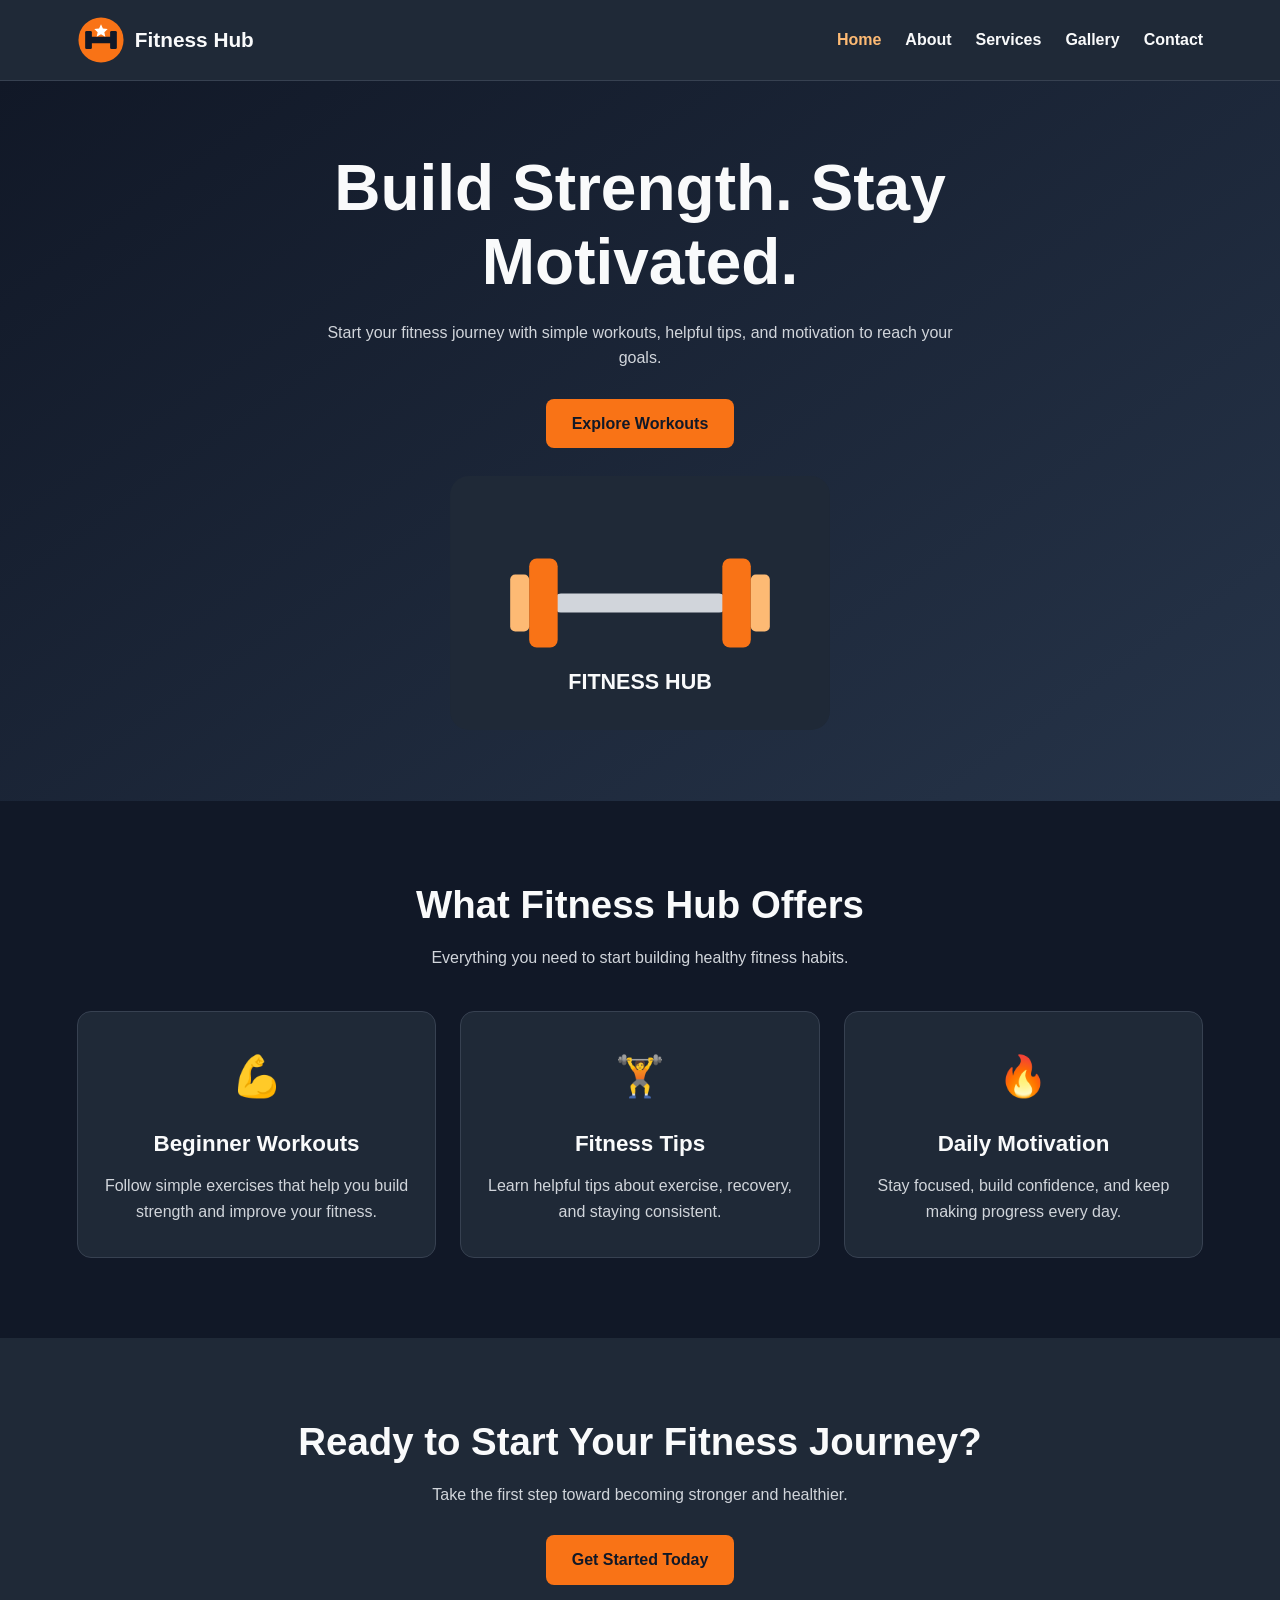
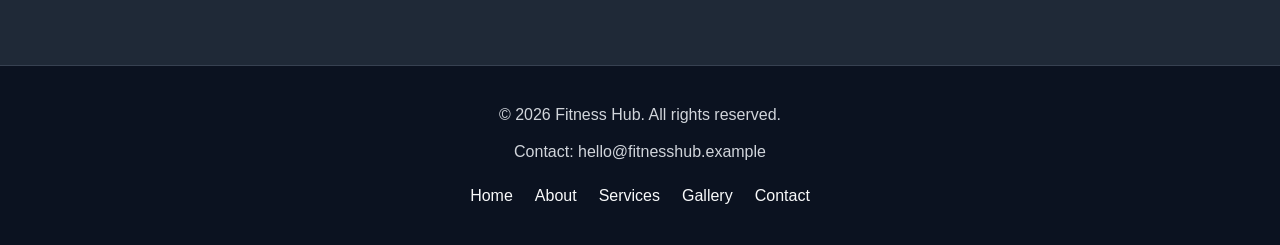
<file: index.html>
<!DOCTYPE html>
<html lang="en">
<head>
    <!-- This is the page setup.
         It tells the browser how to display the website and
         helps the page fit correctly on phones and computers. -->
    <meta charset="UTF-8">
    <meta name="viewport" content="width=device-width, initial-scale=1.0">
    <meta name="description" content="Fitness Hub helps beginners build strength, learn workouts, and stay motivated.">
    <title>Fitness Hub | Home</title>

    <!-- This connects the shared CSS file to the homepage.
         The CSS controls colors, spacing, layout, and responsive design. -->
    <link rel="stylesheet" href="css/style.css">
</head>

<body>

    <!-- This is the sticky website header.
         It displays the logo and links to all five pages.
         The same header will be used throughout the website. -->
    <header class="site-header">

        <!-- This is a temporary SVG logo.
             The circle represents fitness and the text shows the
             website name. A custom logo will replace it later. -->
        <a href="index.html" class="logo" aria-label="Fitness Hub Home">
           <img src="img/logo.svg"
     alt="Fitness Hub dumbbell logo"
     width="48"
     height="48">            <span>Fitness Hub</span>
        </a>

        <!-- This is the mobile menu button.
             On smaller screens, it allows visitors to open
             and close the navigation links. -->
        <button class="menu-toggle"
                type="button"
                aria-label="Open navigation menu"
                aria-expanded="false"
                aria-controls="main-navigation">
            &#9776;
        </button>

        <!-- This is the main navigation.
             It connects all five website pages so visitors
             can move around the site easily. -->
        <nav id="main-navigation" class="site-nav" aria-label="Main navigation">
            <a href="index.html" aria-current="page">Home</a>
            <a href="about.html">About</a>
            <a href="services.html">Services</a>
            <a href="gallery.html">Gallery</a>
            <a href="contact.html">Contact</a>
        </nav>

    </header>

    <!-- This is the main content of the homepage.
         It contains the introduction, fitness features,
         and buttons that guide visitors to other pages. -->
    <main>

        <!-- This is the hero section.
             It introduces Fitness Hub with a headline,
             short description, image, and action button.
             CSS will make this section at least 80vh tall. -->
        <section class="hero" aria-labelledby="hero-title">

            <div class="hero-content">
                <h1 id="hero-title">Build Strength. Stay Motivated.</h1>

                <p>
                    Start your fitness journey with simple workouts,
                    helpful tips, and motivation to reach your goals.
                </p>

                <!-- This button takes visitors to the Services page.
                     It helps beginners find workout options. -->
                <a href="services.html" class="btn btn-primary">
                    Explore Workouts
                </a>
            </div>

            <!-- This is the homepage fitness image.
                 The alt text describes the picture for visitors
                 who use screen readers. -->
            <img src="img/fitness-hero.svg"
                 alt="Illustration of fitness equipment including a dumbbell"
                 class="hero-image">

        </section>

        <!-- This is the features section.
             It shows three main benefits of Fitness Hub.
             CSS Grid or Flexbox will arrange the cards in
             a row on computers and stack them on phones. -->
        <section class="features" aria-labelledby="features-title">

            <div class="section-heading">
                <h2 id="features-title">What Fitness Hub Offers</h2>

                <p>
                    Everything you need to start building
                    healthy fitness habits.
                </p>
            </div>

            <div class="feature-grid">

                <!-- This card introduces beginner workouts.
                     It helps visitors understand that the
                     exercises are easy to follow. -->
                <article class="feature-card">
                    <div class="feature-icon" aria-hidden="true">💪</div>
                    <h3>Beginner Workouts</h3>
                    <p>
                        Follow simple exercises that help you
                        build strength and improve your fitness.
                    </p>
                </article>

                <!-- This card introduces fitness guidance.
                     It shows visitors how the website can
                     help them develop better habits. -->
                <article class="feature-card">
                    <div class="feature-icon" aria-hidden="true">🏋️</div>
                    <h3>Fitness Tips</h3>
                    <p>
                        Learn helpful tips about exercise,
                        recovery, and staying consistent.
                    </p>
                </article>

                <!-- This card introduces motivation.
                     It encourages visitors to keep working
                     toward their personal fitness goals. -->
                <article class="feature-card">
                    <div class="feature-icon" aria-hidden="true">🔥</div>
                    <h3>Daily Motivation</h3>
                    <p>
                        Stay focused, build confidence, and
                        keep making progress every day.
                    </p>
                </article>

            </div>
        </section>

        <!-- This is the second call-to-action section.
             It encourages visitors to contact Fitness Hub
             after learning about the website's features. -->
        <section class="cta-section" aria-labelledby="cta-title">

            <h2 id="cta-title">Ready to Start Your Fitness Journey?</h2>

            <p>
                Take the first step toward becoming
                stronger and healthier.
            </p>

            <a href="contact.html" class="btn btn-primary">
                Get Started Today
            </a>

        </section>

    </main>

    <!-- This is the shared website footer.
         It shows copyright information, contact details,
         and navigation links at the bottom of every page. -->
    <footer class="site-footer">

        <p>&copy; 2026 Fitness Hub. All rights reserved.</p>

        <p>
            Contact:
            <a href="mailto:hello@fitnesshub.example">
                hello@fitnesshub.example
            </a>
        </p>

        <!-- These footer links give visitors another way
             to navigate the five pages of the website. -->
        <nav class="footer-nav" aria-label="Footer navigation">
            <a href="index.html">Home</a>
            <a href="about.html">About</a>
            <a href="services.html">Services</a>
            <a href="gallery.html">Gallery</a>
            <a href="contact.html">Contact</a>
        </nav>

    </footer>

    <!-- This connects the shared JavaScript file.
         The script will control the mobile hamburger menu
         and can support other interactive features later. -->
    <script src="js/script.js"></script>

</body>
</html>
</file>
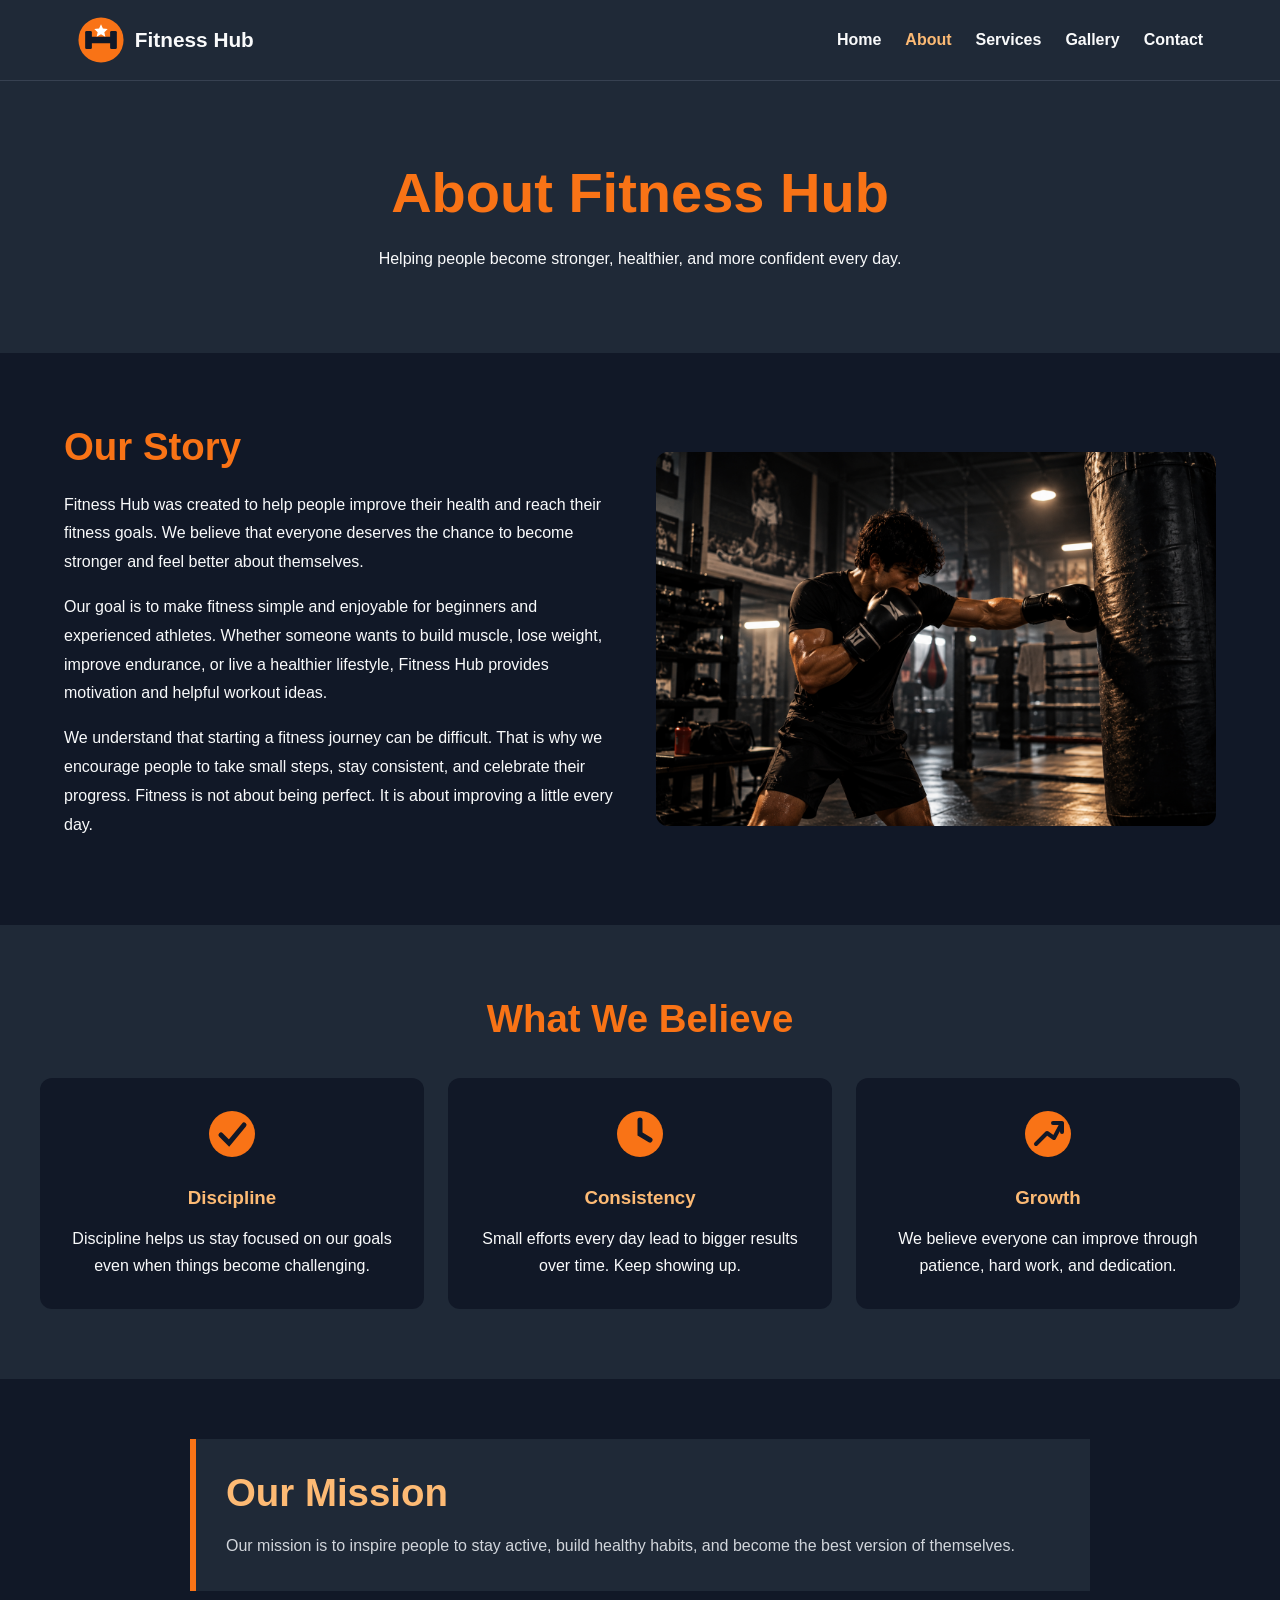
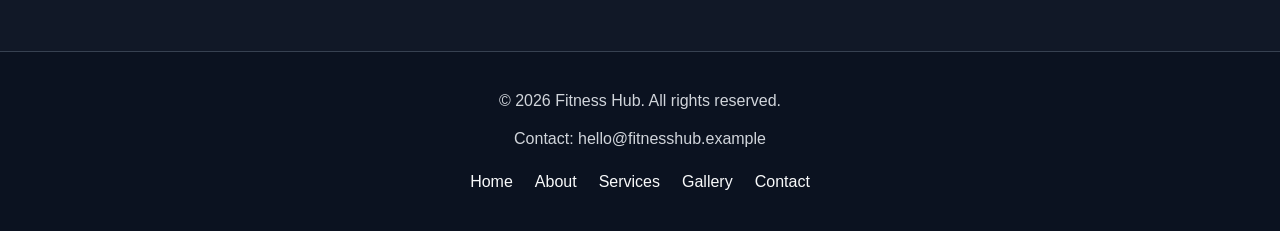
<file: about.html>
<!DOCTYPE html>
<html lang="en">
<head>
    <meta charset="UTF-8">
    <meta name="viewport" content="width=device-width, initial-scale=1.0">
    <title>About | Fitness Hub</title>
    <link rel="stylesheet" href="css/style.css">
</head>
<body>
    <header class="site-header">
        <a href="index.html" class="logo" aria-label="Fitness Hub Home">
            
<img src="img/logo.svg"
     alt="Fitness Hub dumbbell logo"
     width="48"
     height="48">
            <span>Fitness Hub</span>
        </a>

        <button class="menu-toggle" type="button"
                aria-label="Open navigation menu"
                aria-expanded="false"
                aria-controls="main-navigation">&#9776;</button>

        <nav id="main-navigation" class="site-nav" aria-label="Main navigation">
            <a href="index.html">Home</a>
            <a href="about.html" aria-current="page">About</a>
            <a href="services.html">Services</a>
            <a href="gallery.html">Gallery</a>
            <a href="contact.html">Contact</a>
        </nav>
    </header>

    <main>
        <section class="about-hero">
            <h1>About Fitness Hub</h1>
            <p>Helping people become stronger, healthier, and more confident every day.</p>
        </section>

        <section class="about-story" aria-labelledby="story-title">
            <div class="story-text">
                <h2 id="story-title">Our Story</h2>
                <p>Fitness Hub was created to help people improve their health and reach their fitness goals. We believe that everyone deserves the chance to become stronger and feel better about themselves.</p>
                <p>Our goal is to make fitness simple and enjoyable for beginners and experienced athletes. Whether someone wants to build muscle, lose weight, improve endurance, or live a healthier lifestyle, Fitness Hub provides motivation and helpful workout ideas.</p>
                <p>We understand that starting a fitness journey can be difficult. That is why we encourage people to take small steps, stay consistent, and celebrate their progress. Fitness is not about being perfect. It is about improving a little every day.</p>
            </div>

            <div class="story-image">
             <img src="img/fitness-story.jpg"
     alt="Boxer training with a punching bag in a gym"
     width="600" height="400">            </div>
        </section>

        <section class="about-values" aria-labelledby="values-title">
            <h2 id="values-title">What We Believe</h2>
            <div class="values-grid">
                <article class="value-card">
                    <svg width="52" height="52" viewBox="0 0 52 52" aria-hidden="true">
                        <circle cx="26" cy="26" r="23" fill="#f97316"/>
                        <path d="M15 27 L23 35 L38 17" fill="none" stroke="#111827" stroke-width="5" stroke-linecap="round"/>
                    </svg>
                    <h3>Discipline</h3>
                    <p>Discipline helps us stay focused on our goals even when things become challenging.</p>
                </article>

                <article class="value-card">
                    <svg width="52" height="52" viewBox="0 0 52 52" aria-hidden="true">
                        <circle cx="26" cy="26" r="23" fill="#f97316"/>
                        <path d="M26 12 V26 L36 32" fill="none" stroke="#111827" stroke-width="5" stroke-linecap="round"/>
                    </svg>
                    <h3>Consistency</h3>
                    <p>Small efforts every day lead to bigger results over time. Keep showing up.</p>
                </article>

                <article class="value-card">
                    <svg width="52" height="52" viewBox="0 0 52 52" aria-hidden="true">
                        <circle cx="26" cy="26" r="23" fill="#f97316"/>
                        <path d="M14 36 L25 25 L32 30 L40 15 M31 15 H40 V24" fill="none" stroke="#111827" stroke-width="4" stroke-linejoin="round" stroke-linecap="round"/>
                    </svg>
                    <h3>Growth</h3>
                    <p>We believe everyone can improve through patience, hard work, and dedication.</p>
                </article>
            </div>
        </section>

        <aside class="mission-callout">
            <h2>Our Mission</h2>
            <p>Our mission is to inspire people to stay active, build healthy habits, and become the best version of themselves.</p>
        </aside>
    </main>

    <footer class="site-footer">
        <p>&copy; 2026 Fitness Hub. All rights reserved.</p>
        <p>Contact:
            <a href="mailto:hello@fitnesshub.example">hello@fitnesshub.example</a>
        </p>
        <nav class="footer-nav" aria-label="Footer navigation">
            <a href="index.html">Home</a>
            <a href="about.html">About</a>
            <a href="services.html">Services</a>
            <a href="gallery.html">Gallery</a>
            <a href="contact.html">Contact</a>
        </nav>
    </footer>

    <script src="js/script.js"></script>
</body>
</html>
</file>
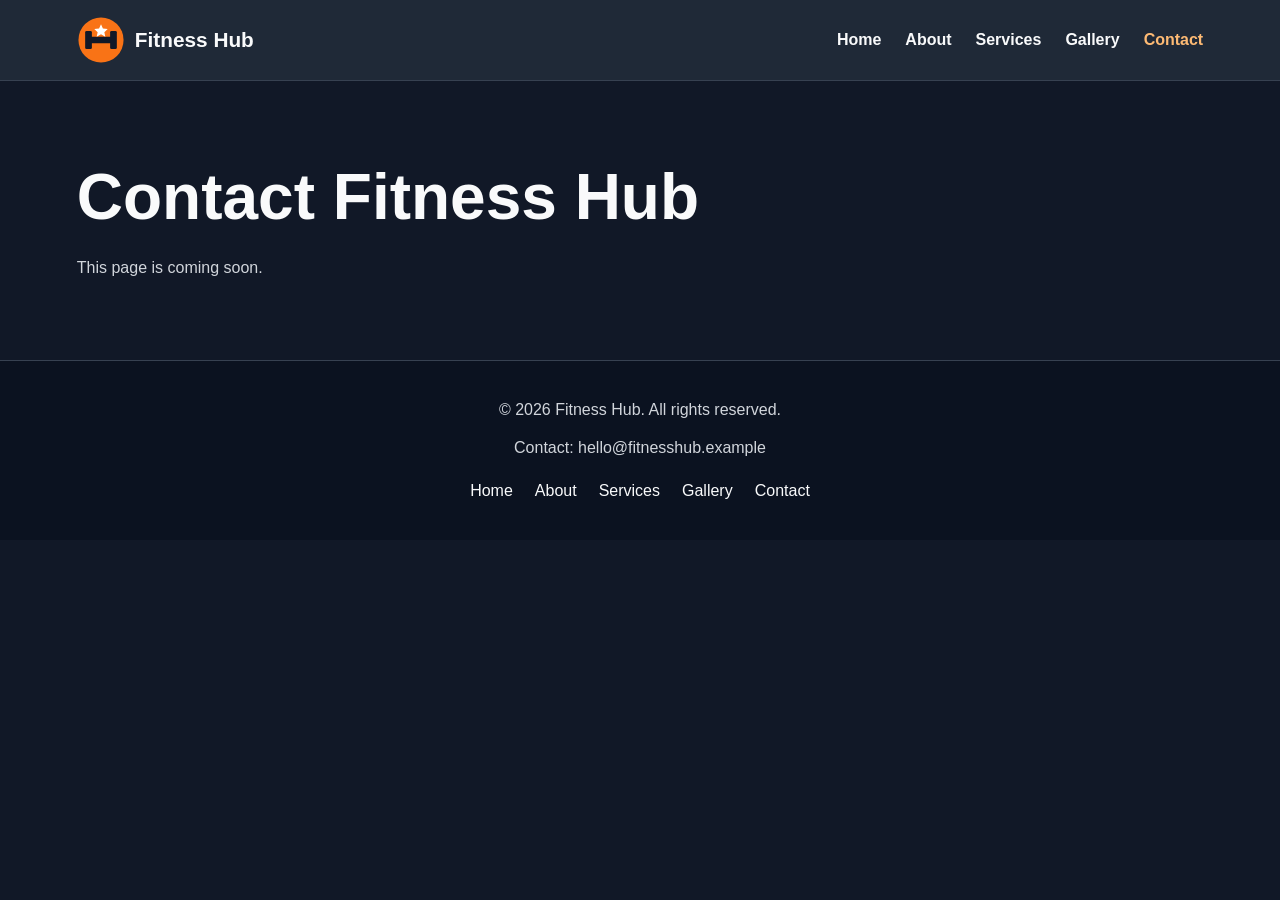
<file: contact.html>
<!DOCTYPE html>
<html lang="en">
<head>
    <!-- This sets up the Contact page.
         The viewport makes the layout responsive.
         The stylesheet applies the shared Fitness Hub design. -->
    <meta charset="UTF-8">
    <meta name="viewport" content="width=device-width, initial-scale=1.0">
    <title>Contact | Fitness Hub</title>
    <link rel="stylesheet" href="css/style.css">
</head>
<body>

    <!-- This is the shared sticky header.
         It displays the logo and navigation links.
         Flexbox keeps the layout organized on desktop. -->
    <header class="site-header">
        <a href="index.html" class="logo" aria-label="Fitness Hub Home">
            <img src="img/logo.svg"
     alt="Fitness Hub dumbbell logo"
     width="48"
     height="48">            <span>Fitness Hub</span>
        </a>

        <!-- This is the hamburger button for mobile screens.
             JavaScript opens and closes the navigation.
             This makes the links accessible on smaller devices. -->
        <button class="menu-toggle" type="button"
                aria-label="Open navigation menu"
                aria-expanded="false"
                aria-controls="main-navigation">
            &#9776;
        </button>

        <!-- This navigation links all five pages.
             Contact is marked as the current page.
             The links match the rest of the website. -->
        <nav id="main-navigation" class="site-nav"
             aria-label="Main navigation">
            <a href="index.html">Home</a>
            <a href="about.html">About</a>
            <a href="services.html">Services</a>
            <a href="gallery.html">Gallery</a>
            <a href="contact.html" aria-current="page">Contact</a>
        </nav>
    </header>

    <!-- This is the Contact page placeholder.
         It tells visitors where the contact form will go.
         The complete form will be added in a later assignment. -->
    <main class="features">
        <h1>Contact Fitness Hub</h1>
        <p>This page is coming soon.</p>
    </main>

    <!-- This is the shared footer.
         It provides contact details and navigation links.
         The same footer appears throughout the website. -->
    <footer class="site-footer">
        <p>&copy; 2026 Fitness Hub. All rights reserved.</p>
        <p>
            Contact:
            <a href="mailto:hello@fitnesshub.example">
                hello@fitnesshub.example
            </a>
        </p>
        <nav class="footer-nav" aria-label="Footer navigation">
            <a href="index.html">Home</a>
            <a href="about.html">About</a>
            <a href="services.html">Services</a>
            <a href="gallery.html">Gallery</a>
            <a href="contact.html">Contact</a>
        </nav>
    </footer>

    <!-- This loads the shared JavaScript.
         It allows the hamburger menu to work on phones. -->
    <script src="js/script.js"></script>
</body>
</html>
</file>
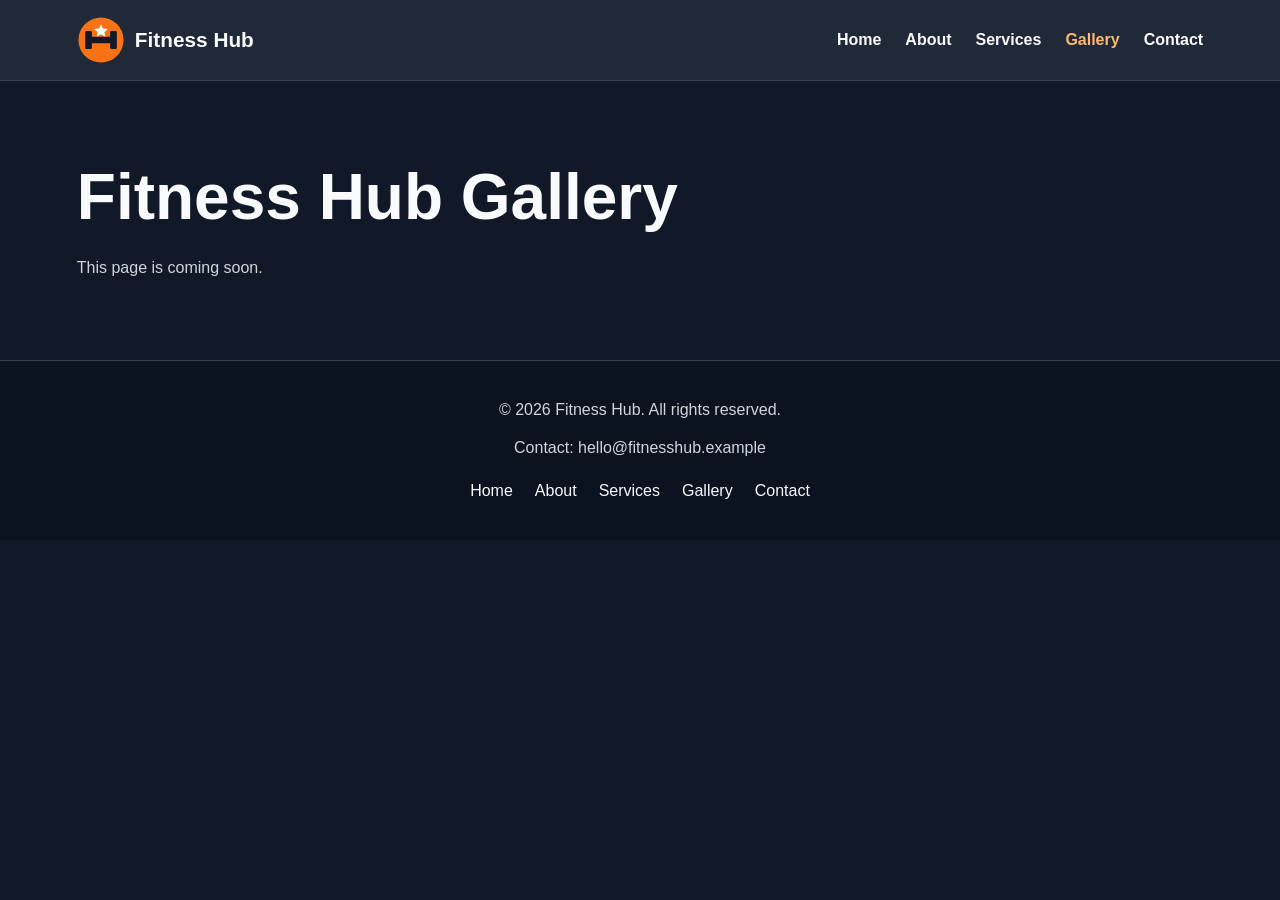
<file: gallery.html>
<!DOCTYPE html>
<html lang="en">
<head>
    <!-- This sets up the Gallery page.
         The viewport supports different screen sizes.
         The shared stylesheet keeps the design consistent. -->
    <meta charset="UTF-8">
    <meta name="viewport" content="width=device-width, initial-scale=1.0">
    <title>Gallery | Fitness Hub</title>
    <link rel="stylesheet" href="css/style.css">
</head>
<body>

    <!-- This is the shared sticky header.
         It contains the logo and five navigation links.
         Flexbox places the logo left and navigation right. -->
    <header class="site-header">
        <a href="index.html" class="logo" aria-label="Fitness Hub Home">
            <img src="img/logo.svg"
     alt="Fitness Hub dumbbell logo"
     width="48"
     height="48">            <span>Fitness Hub</span>
        </a>

        <!-- This is the mobile hamburger button.
             It opens and closes navigation on small screens.
             JavaScript controls its expanded state. -->
        <button class="menu-toggle" type="button"
                aria-label="Open navigation menu"
                aria-expanded="false"
                aria-controls="main-navigation">
            &#9776;
        </button>

        <!-- This navigation connects the five pages.
             Gallery is marked as the active page.
             All links use the same filenames as the project. -->
        <nav id="main-navigation" class="site-nav"
             aria-label="Main navigation">
            <a href="index.html">Home</a>
            <a href="about.html">About</a>
            <a href="services.html">Services</a>
            <a href="gallery.html" aria-current="page">Gallery</a>
            <a href="contact.html">Contact</a>
        </nav>
    </header>

    <!-- This is the Gallery page placeholder.
         It shows where fitness photos and media will go.
         The full gallery will be completed later. -->
    <main class="features">
        <h1>Fitness Hub Gallery</h1>
        <p>This page is coming soon.</p>
    </main>

    <!-- This is the shared website footer.
         It gives visitors copyright and contact information.
         The same navigation links appear on every page. -->
    <footer class="site-footer">
        <p>&copy; 2026 Fitness Hub. All rights reserved.</p>
        <p>
            Contact:
            <a href="mailto:hello@fitnesshub.example">
                hello@fitnesshub.example
            </a>
        </p>
        <nav class="footer-nav" aria-label="Footer navigation">
            <a href="index.html">Home</a>
            <a href="about.html">About</a>
            <a href="services.html">Services</a>
            <a href="gallery.html">Gallery</a>
            <a href="contact.html">Contact</a>
        </nav>
    </footer>

    <!-- This connects the shared JavaScript.
         It controls the mobile hamburger navigation. -->
    <script src="js/script.js"></script>
</body>
</html>
</file>
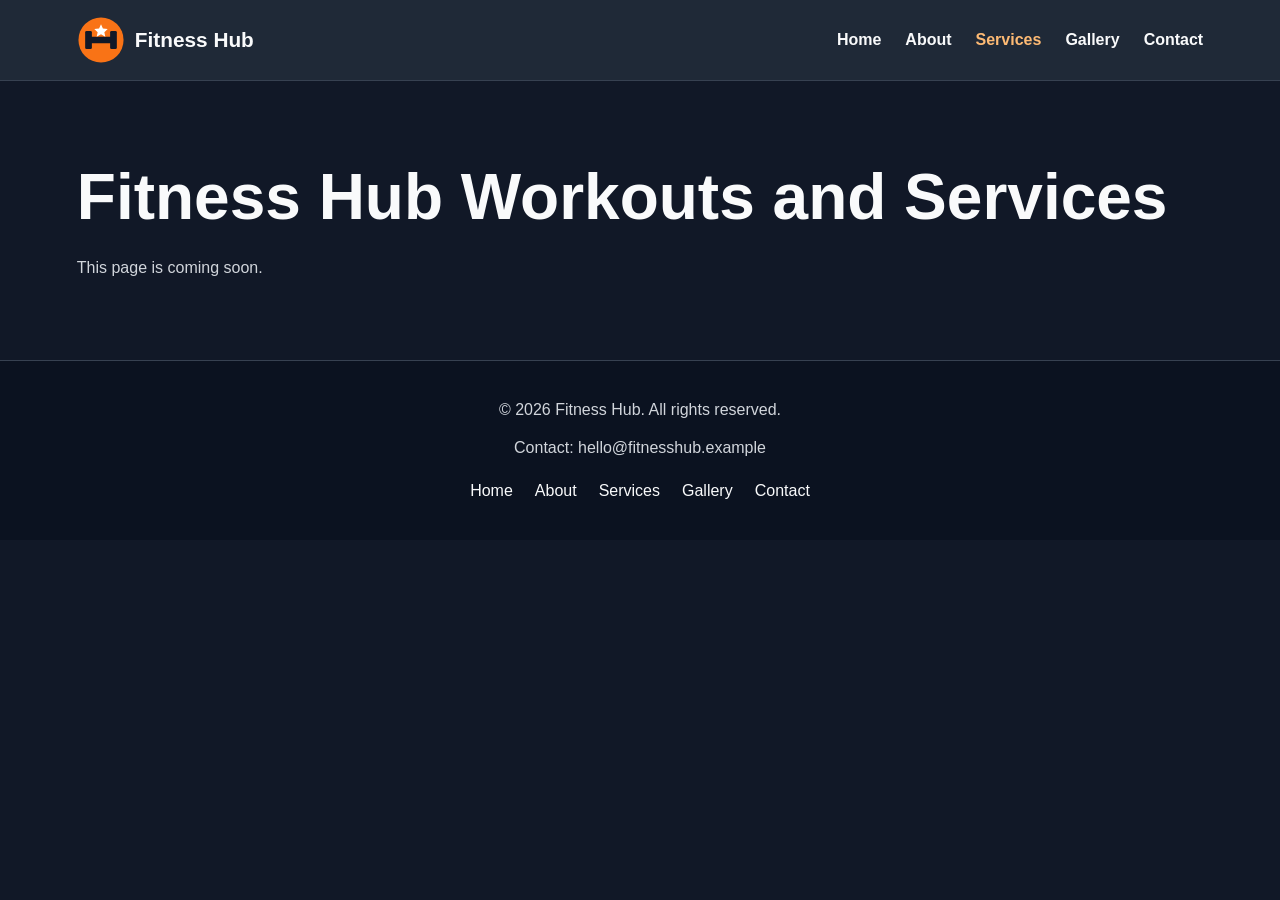
<file: services.html>
<!DOCTYPE html>
<html lang="en">
<head>
    <!-- This sets up the Services page.
         The viewport helps the page fit phones and computers.
         The stylesheet gives it the same design as Home. -->
    <meta charset="UTF-8">
    <meta name="viewport" content="width=device-width, initial-scale=1.0">
    <title>Services | Fitness Hub</title>
    <link rel="stylesheet" href="css/style.css">
</head>
<body>

    <!-- This is the shared sticky header.
         It shows the Fitness Hub logo and navigation.
         Flexbox keeps the logo left and links right. -->
    <header class="site-header">
        <a href="index.html" class="logo" aria-label="Fitness Hub Home">
            
<img src="img/logo.svg"
     alt="Fitness Hub dumbbell logo"
     width="48"
     height="48">
            <span>Fitness Hub</span>
        </a>

        <!-- This button opens the navigation on phones.
             JavaScript changes its expanded state.
             This makes all five links available on mobile. -->
        <button class="menu-toggle" type="button"
                aria-label="Open navigation menu"
                aria-expanded="false"
                aria-controls="main-navigation">
            &#9776;
        </button>

        <!-- These links connect all five pages.
             The Services link is marked as the current page.
             Visitors can move between pages without errors. -->
        <nav id="main-navigation" class="site-nav"
             aria-label="Main navigation">
            <a href="index.html">Home</a>
            <a href="about.html">About</a>
            <a href="services.html" aria-current="page">Services</a>
            <a href="gallery.html">Gallery</a>
            <a href="contact.html">Contact</a>
        </nav>
    </header>

    <!-- This is the Services page placeholder.
         It tells visitors where workout information will go.
         Full workout content will be added in a later assignment. -->
    <main class="features">
        <h1>Fitness Hub Workouts and Services</h1>
        <p>This page is coming soon.</p>
    </main>

    <!-- This is the shared footer.
         It displays copyright, contact information, and links.
         The same footer is used on every page. -->
    <footer class="site-footer">
        <p>&copy; 2026 Fitness Hub. All rights reserved.</p>
        <p>
            Contact:
            <a href="mailto:hello@fitnesshub.example">
                hello@fitnesshub.example
            </a>
        </p>
        <nav class="footer-nav" aria-label="Footer navigation">
            <a href="index.html">Home</a>
            <a href="about.html">About</a>
            <a href="services.html">Services</a>
            <a href="gallery.html">Gallery</a>
            <a href="contact.html">Contact</a>
        </nav>
    </footer>

    <!-- This loads the shared JavaScript file.
         It makes the mobile navigation button work. -->
    <script src="js/script.js"></script>
</body>
</html>
</file>
<file: css/style.css>
/* These are the website's main colors and fonts.
   CSS variables keep the design consistent across all five pages.
   Changing one variable updates every place that uses it. */
:root {
    --background: #111827;
    --surface: #1f2937;
    --primary: #f97316;
    --accent: #fdba74;
    --text: #f9fafb;
    --muted: #d1d5db;
}

/* This resets default spacing and sets box sizing.
   Border-box includes padding and borders in element widths.
   This makes responsive layouts easier to control. */
* {
    box-sizing: border-box;
    margin: 0;
    padding: 0;
}

/* This styles the whole website.
   It uses a dark background, light text, and fluid body text.
   clamp() makes the font size adjust to different screens. */
body {
    font-family: Arial, sans-serif;
    font-size: clamp(1rem, 1.2vw, 1.125rem);
    line-height: 1.6;
    background-color: var(--background);
    color: var(--text);
}

/* These rules prevent images from overflowing.
   The width adjusts to the available space.
   Height auto keeps the image's original proportions. */
img {
    max-width: 100%;
    height: auto;
}

/* These rules make links inherit readable colors.
   The underline on hover helps visitors recognize links. */
a {
    color: inherit;
    text-decoration: none;
}

a:hover {
    text-decoration: underline;
}

/* This is the sticky header shared by all five pages.
   Flexbox puts the logo on the left and navigation on the right.
   Sticky positioning keeps the header visible while scrolling. */
.site-header {
    display: flex;
    justify-content: space-between;
    align-items: center;
    position: sticky;
    top: 0;
    z-index: 100;
    padding: 16px 6%;
    background-color: var(--surface);
    border-bottom: 1px solid #374151;
}

/* This styles the Fitness Hub logo.
   Flexbox places the SVG circle next to the website name.
   The gap creates space between the two parts. */
.logo {
    display: flex;
    align-items: center;
    gap: 10px;
    font-size: 1.3rem;
    font-weight: bold;
}

.logo:hover {
    text-decoration: none;
}

/* This styles the navigation links.
   Flexbox arranges them in one horizontal row.
   The gap keeps the links separated and easy to click. */
.site-nav {
    display: flex;
    align-items: center;
    gap: 24px;
}

.site-nav a {
    font-weight: 600;
    transition: color 0.2s ease;
}

/* These rules highlight navigation interactions.
   The orange color makes the current or hovered page clearer.
   This helps visitors understand where they are. */
.site-nav a:hover,
.site-nav a[aria-current="page"] {
    color: var(--accent);
}

/* This is the hamburger menu button.
   It stays hidden on desktop because the full navigation fits.
   It becomes visible on screens smaller than 768px. */
.menu-toggle {
    display: none;
    background: none;
    border: 1px solid var(--muted);
    border-radius: 6px;
    color: var(--text);
    font-size: 1.6rem;
    padding: 4px 12px;
    cursor: pointer;
}

/* This is the large homepage hero section.
   Flexbox centers the content vertically and horizontally.
   min-height: 80vh makes it fill most of the screen. */
.hero {
    min-height: 80vh;
    min-height: 80dvh;
    display: flex;
    flex-direction: column;
    justify-content: center;
    align-items: center;
    text-align: center;
    gap: 28px;
    padding: 70px 6%;
    background: linear-gradient(145deg, #111827, #263449);
}

/* This limits the width of the hero text.
   It keeps long sentences from stretching across the screen.
   A narrower text area is easier to read. */
.hero-content {
    max-width: 850px;
}

/* This is the main homepage headline.
   clamp() makes it large on desktop and smaller on phones.
   The bold text creates a strong first impression. */
h1 {
    font-size: clamp(2.3rem, 5vw, 4.5rem);
    line-height: 1.15;
    margin-bottom: 20px;
}

/* This styles section headings throughout the website.
   clamp() changes their size smoothly across screens.
   Consistent headings help visitors understand each section. */
h2 {
    font-size: clamp(1.7rem, 3vw, 2.6rem);
    line-height: 1.25;
    margin-bottom: 16px;
}

/* This styles paragraph text.
   clamp() adjusts the size to improve readability.
   The muted color separates descriptions from headings. */
p {
    font-size: clamp(1rem, 1.2vw, 1.125rem);
    color: var(--muted);
}

/* This adds spacing below the hero description.
   The space separates the text from the button.
   It makes the call to action easier to notice. */
.hero-content p {
    max-width: 650px;
    margin: 0 auto 28px;
}

/* This styles the homepage fitness illustration.
   The maximum width keeps it from becoming too large.
   The responsive width allows it to shrink on phones. */
.hero-image {
    width: min(100%, 380px);
    height: auto;
}

/* These rules create reusable website buttons.
   Inline-flex centers the text inside each button.
   Padding and rounded corners make the buttons easy to use. */
.btn {
    display: inline-flex;
    justify-content: center;
    align-items: center;
    min-height: 48px;
    padding: 12px 26px;
    border-radius: 8px;
    font-weight: bold;
    transition: background-color 0.2s ease, transform 0.2s ease;
}

/* This styles the main orange buttons.
   The dark text contrasts with the orange background.
   The hover effect shows when a visitor points at a button. */
.btn-primary {
    background-color: var(--primary);
    color: #111827;
}

.btn-primary:hover {
    background-color: var(--accent);
    text-decoration: none;
    transform: translateY(-2px);
}

/* This is the homepage features section.
   The padding gives the section room around its content.
   It separates the feature cards from the hero. */
.features {
    padding: 80px 6%;
}

/* This centers the heading above the feature cards.
   The bottom margin separates the heading from the cards.
   It makes the section easier to scan. */
.section-heading {
    text-align: center;
    margin-bottom: 40px;
}

/* This is the responsive feature card layout.
   CSS Grid creates three equal columns on desktop.
   The media query changes the cards to one column on phones. */
.feature-grid {
    display: grid;
    grid-template-columns: repeat(3, minmax(0, 1fr));
    gap: 24px;
    max-width: 1200px;
    margin: 0 auto;
}

/* This styles each fitness feature card.
   The surface background separates cards from the page.
   Padding and rounded corners make the content organized. */
.feature-card {
    background-color: var(--surface);
    padding: 32px 24px;
    border-radius: 14px;
    border: 1px solid #374151;
    text-align: center;
}

/* This styles the icons above the feature titles.
   The larger size makes each feature easy to recognize.
   The bottom margin separates icons from headings. */
.feature-icon {
    font-size: 2.5rem;
    margin-bottom: 18px;
}

/* This styles the titles inside the feature cards.
   The margin separates each title from its description.
   The heading size helps organize the information. */
.feature-card h3 {
    font-size: 1.4rem;
    margin-bottom: 12px;
}

/* This is the second call-to-action section.
   It encourages visitors to take the next step.
   Centered text and spacing make the button stand out. */
.cta-section {
    text-align: center;
    padding: 80px 6%;
    background-color: var(--surface);
}

/* This creates space between the CTA text and button.
   The spacing makes the section easier to read.
   It keeps the button from touching the description. */
.cta-section p {
    margin-bottom: 28px;
}

/* This is the footer shared by all five pages.
   It contains copyright, contact information, and links.
   The centered layout keeps the bottom of the site organized. */
.site-footer {
    padding: 36px 6%;
    text-align: center;
    background-color: #0b1220;
    border-top: 1px solid #374151;
}

/* This separates footer paragraphs.
   The spacing keeps copyright and contact information readable.
   It also helps the footer look less crowded. */
.site-footer p {
    margin-bottom: 12px;
}

/* This styles the footer navigation.
   Flexbox arranges links neatly and allows them to wrap.
   Wrapping prevents overflow on narrow screens. */
.footer-nav {
    display: flex;
    justify-content: center;
    flex-wrap: wrap;
    gap: 12px 22px;
    margin-top: 18px;
}

/* This styles keyboard focus.
   The orange outline shows which link or button is selected.
   It helps visitors who navigate without a mouse. */
a:focus-visible,
button:focus-visible {
    outline: 3px solid var(--accent);
    outline-offset: 4px;
}

/* These are the mobile responsive rules.
   At 767px or smaller, navigation becomes a hamburger menu.
   The feature cards stack so the page fits phone screens. */
@media (max-width: 767px) {

    /* This displays the hamburger button on phones.
       Visitors can use it to access the five navigation links.
       It replaces the full desktop navigation row. */
    .menu-toggle {
        display: block;
    }

    /* This hides the navigation until JavaScript opens it.
       Absolute positioning places it below the header.
       This keeps the mobile header compact. */
    .site-nav {
        display: none;
        position: absolute;
        top: 100%;
        left: 0;
        right: 0;
        flex-direction: column;
        align-items: stretch;
        gap: 0;
        padding: 12px 6%;
        background-color: var(--surface);
        border-bottom: 1px solid #374151;
    }

    /* JavaScript adds the open class when the menu is clicked.
       Display flex reveals the navigation links.
       This makes all five pages accessible on phones. */
    .site-nav.open {
        display: flex;
    }

    /* These rules give mobile navigation links a larger tap area.
       Padding makes them easier to select on a touchscreen.
       Each link occupies its own row. */
    .site-nav a {
        padding: 12px 8px;
    }

    /* This changes feature cards to a single column.
       Each card gets the full available width.
       It prevents horizontal scrolling on narrow phones. */
    .feature-grid {
        grid-template-columns: 1fr;
    }

    /* This reduces section spacing on small screens.
       Smaller padding leaves more room for content.
       The website stays comfortable to read at 360px. */
    .features,
    .cta-section {
        padding: 55px 6%;
    }

    /* This adjusts hero spacing on phones.
       The content remains centered and the image can shrink.
       The layout stays readable without horizontal scrolling. */
    .hero {
        padding: 55px 6%;
    }
}

/* FITNESS HUB - ABOUT PAGE */

.about-hero {
    text-align: center;
    padding: 80px 20px;
    background: #1f2937;
}

.about-hero h1 {
    font-size: clamp(2rem, 5vw, 3.5rem);
    color: #f97316;
    margin-bottom: 20px;
}

.about-hero p {
    max-width: 650px;
    margin: 0 auto;
    color: #f9fafb;
    line-height: 1.7;
}

/* Our Story - Two Column Grid */

.about-story {
    display: grid;
    grid-template-columns: 1fr 1fr;
    gap: 32px;
    align-items: center;
    max-width: 1200px;
    margin: 0 auto;
    padding: 70px 24px;
}

.story-text h2 {
    color: #f97316;
    margin-bottom: 20px;
}

.story-text p {
    color: #f9fafb;
    line-height: 1.8;
    margin-bottom: 16px;
}

.story-image img {
    display: block;
    width: 100%;
    height: auto;
    border-radius: 12px;
}

/* Fitness Values */

.about-values {
    padding: 70px 24px;
    background: #1f2937;
    text-align: center;
}

.about-values h2 {
    color: #f97316;
    margin-bottom: 35px;
}

.values-grid {
    display: grid;
    grid-template-columns: repeat(auto-fit, minmax(240px, 1fr));
    gap: 24px;
    max-width: 1200px;
    margin: 0 auto;
}

.value-card {
    background: #111827;
    border-radius: 12px;
    padding: 30px 24px;
    text-align: center;
}

.value-card svg {
    margin-bottom: 15px;
}

.value-card h3 {
    color: #fdba74;
    margin-bottom: 12px;
}

.value-card p {
    color: #f9fafb;
    line-height: 1.7;
}

/* Mission Statement */

.mission-callout {
    max-width: 900px;
    margin: 60px auto;
    padding: 30px;
    border-left: 6px solid #f97316;
    background: #1f2937;
}

.mission-callout h2 {
    color: #fdba74;
    margin-bottom: 15px;
}

.mission-callout p {
    line-height: 1.8;
}

/* Mobile Layout */

@media (max-width: 600px) {
    .about-story {
        grid-template-columns: 1fr;
        padding: 40px 20px;
    }

    .about-hero {
        padding: 55px 20px;
    }

    .values-grid {
        grid-template-columns: 1fr;
    }

    .mission-callout {
        margin: 35px 20px;
        padding: 20px;
    }
}
</file>
